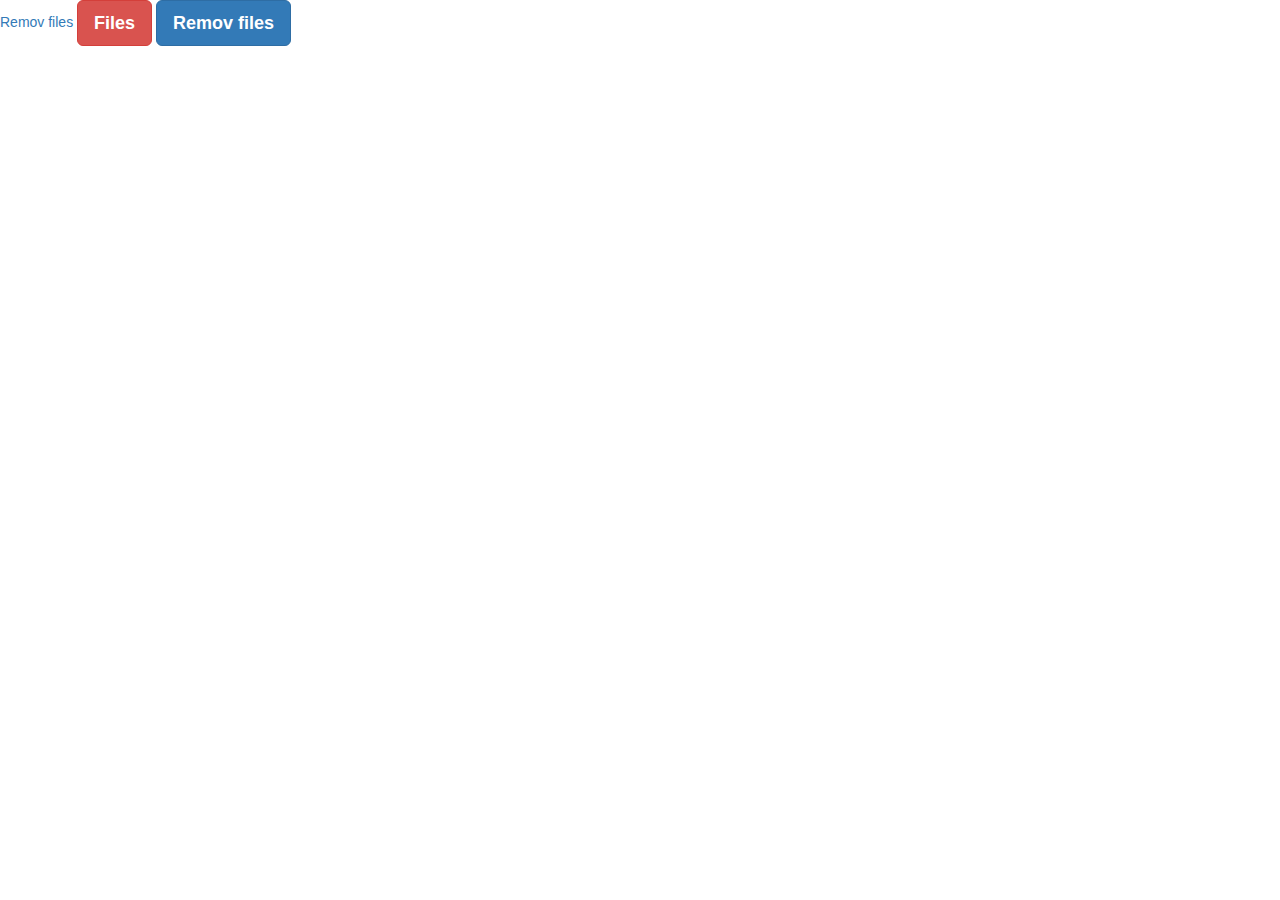
<file: HomeWork_12/index.html>
<!DOCTYPE html>
<html lang="en">
<head>
	<meta charset="UTF-8">
	<title>Modal</title>
	<link rel="stylesheet" href="https://stackpath.bootstrapcdn.com/bootstrap/3.3.7/css/bootstrap.min.css">
	<link rel="stylesheet" href="css/style.css">
</head>
<body>
	

	<a href="#myModal" data-toggle="modal"> Remov files</a>
	<button class="btn btn-lg btn-danger" data-toggle="modal" data-target="#myModal">Files</button>
	<!-- Button trigger modal -->
<button type="button" class="btn btn-primary btn-lg" data-toggle="modal" data-target="#myModal">
  Remov files
</button>


	<!-- Modal -->
<div class="modal fade" id="myModal">

  <div class="modal-dialog">

    <div class="modal-content">

      <div class="modal-header">
        <button type="button" class="close" data-dismiss="modal" aria-label="Close"><span aria-hidden="true">&times;</span></button>
        <h4 class="modal-title" id="myModalLabel">удалить файл</h4>
      </div>
      <div class="modal-body">
        <p>Вы действительно  хотите <span>удалить</span> файл?</p>
      </div>
      <div class="modal-footer">
        <button type="button" class="btn btn-default btn-yes" data-dismiss="modal">Да</button>
        <button type="button" class="btn btn-default btn-no" data-dismiss="modal">Нет</button>
      </div>
    </div>

  </div>

</div>



	<!-- scripts for modal icon -->
	<!-- Conect jquery librery -->
	<script src="https://code.jquery.com/jquery-1.12.4.min.js"></script>
	<!-- Conect js  -->
	<script src="https://stackpath.bootstrapcdn.com/bootstrap/3.3.7/js/bootstrap.min.js"></script>
</body>
</html>
</file>
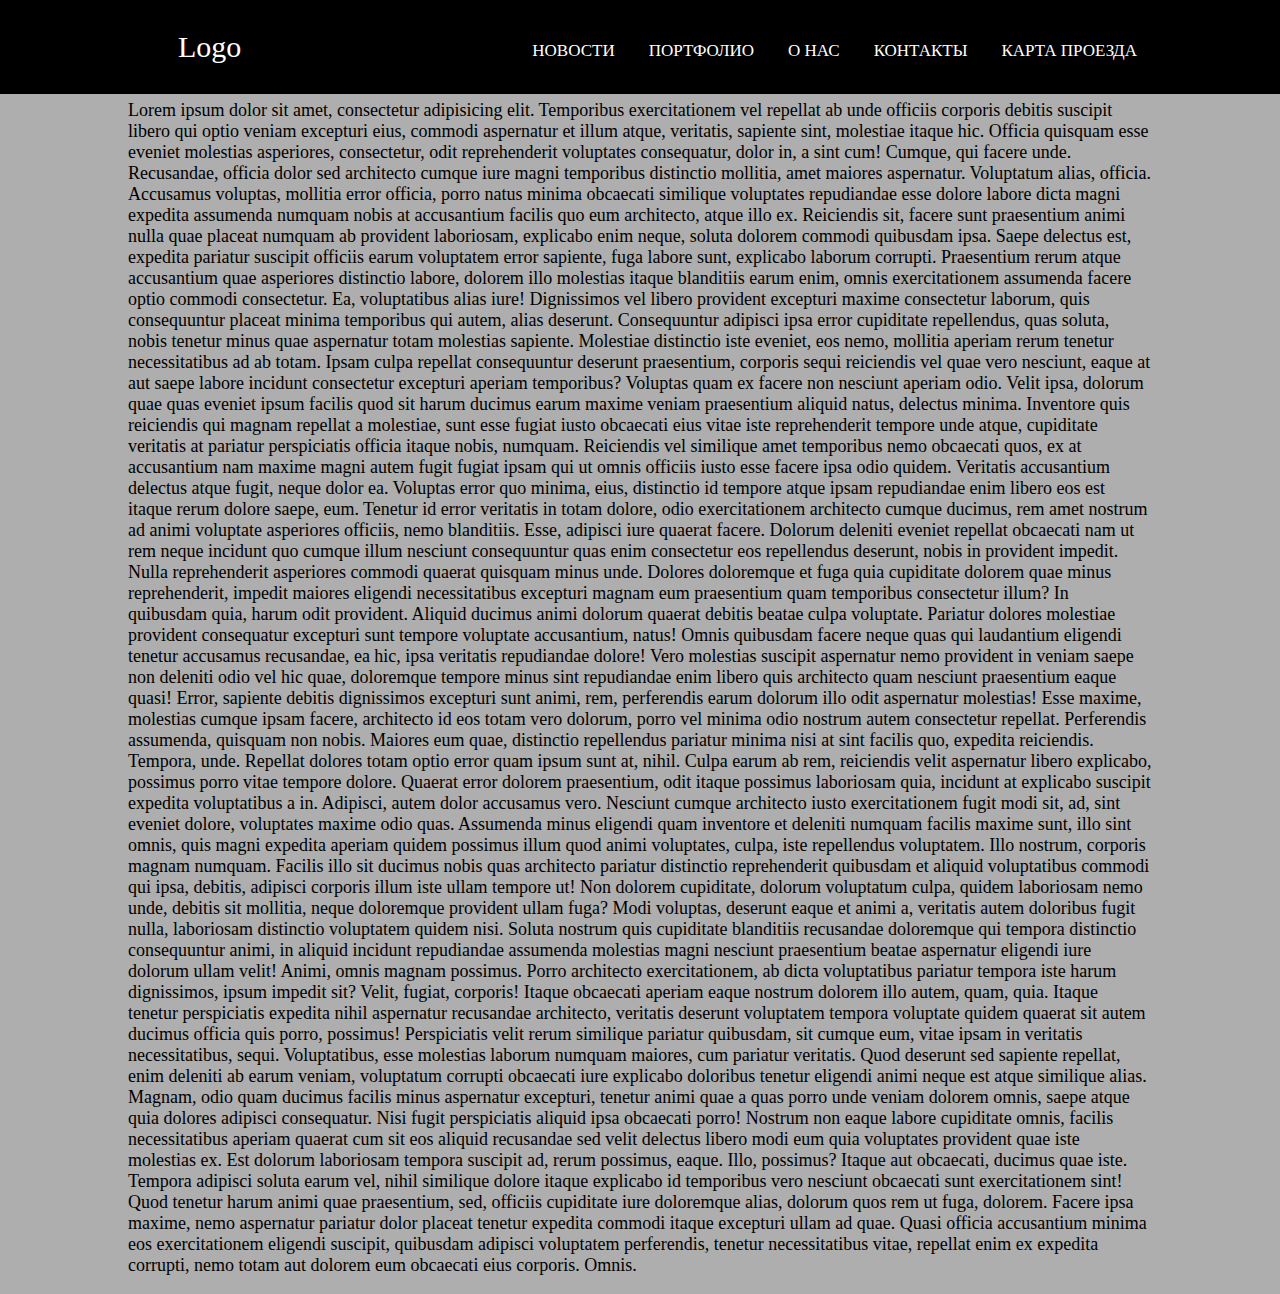
<file: HomeWork_3/index.html>
<!DOCTYPE html>
<html lang="ru">
<head>
	<meta charset="UTF-8">
	<title>Header Home_Work</title>
	<link rel="stylesheet" href="css/style.css">
</head>
<body>
	
	<!-- header fixed -->
	<div class="box">
		<div class="header">

			<div class="logo">
				<p>Logo</p>
			</div>
			<div class="nav">
				<ul>
					<li><a href="#">Новости</a></li>
					<li><a href="#">Портфолио</a></li>
					<li><a href="#">О нас</a></li>
					<li><a href="#">Контакты</a></li>
					<li><a href="#">Карта проезда</a></li>
				</ul>
			</div>

		</div>
	</div>

	<!-- Content -->
	<div class="content">
		<div class="text">
			<p>Lorem ipsum dolor sit amet, consectetur adipisicing elit. Temporibus exercitationem vel repellat ab unde officiis corporis debitis suscipit libero qui optio veniam excepturi eius, commodi aspernatur et illum atque, veritatis, sapiente sint, molestiae itaque hic. Officia quisquam esse eveniet molestias asperiores, consectetur, odit reprehenderit voluptates consequatur, dolor in, a sint cum! Cumque, qui facere unde. Recusandae, officia dolor sed architecto cumque iure magni temporibus distinctio mollitia, amet maiores aspernatur. Voluptatum alias, officia. Accusamus voluptas, mollitia error officia, porro natus minima obcaecati similique voluptates repudiandae esse dolore labore dicta magni expedita assumenda numquam nobis at accusantium facilis quo eum architecto, atque illo ex. Reiciendis sit, facere sunt praesentium animi nulla quae placeat numquam ab provident laboriosam, explicabo enim neque, soluta dolorem commodi quibusdam ipsa. Saepe delectus est, expedita pariatur suscipit officiis earum voluptatem error sapiente, fuga labore sunt, explicabo laborum corrupti. Praesentium rerum atque accusantium quae asperiores distinctio labore, dolorem illo molestias itaque blanditiis earum enim, omnis exercitationem assumenda facere optio commodi consectetur. Ea, voluptatibus alias iure! Dignissimos vel libero provident excepturi maxime consectetur laborum, quis consequuntur placeat minima temporibus qui autem, alias deserunt. Consequuntur adipisci ipsa error cupiditate repellendus, quas soluta, nobis tenetur minus quae aspernatur totam molestias sapiente. Molestiae distinctio iste eveniet, eos nemo, mollitia aperiam rerum tenetur necessitatibus ad ab totam. Ipsam culpa repellat consequuntur deserunt praesentium, corporis sequi reiciendis vel quae vero nesciunt, eaque at aut saepe labore incidunt consectetur excepturi aperiam temporibus? Voluptas quam ex facere non nesciunt aperiam odio. Velit ipsa, dolorum quae quas eveniet ipsum facilis quod sit harum ducimus earum maxime veniam praesentium aliquid natus, delectus minima. Inventore quis reiciendis qui magnam repellat a molestiae, sunt esse fugiat iusto obcaecati eius vitae iste reprehenderit tempore unde atque, cupiditate veritatis at pariatur perspiciatis officia itaque nobis, numquam. Reiciendis vel similique amet temporibus nemo obcaecati quos, ex at accusantium nam maxime magni autem fugit fugiat ipsam qui ut omnis officiis iusto esse facere ipsa odio quidem. Veritatis accusantium delectus atque fugit, neque dolor ea. Voluptas error quo minima, eius, distinctio id tempore atque ipsam repudiandae enim libero eos est itaque rerum dolore saepe, eum. Tenetur id error veritatis in totam dolore, odio exercitationem architecto cumque ducimus, rem amet nostrum ad animi voluptate asperiores officiis, nemo blanditiis. Esse, adipisci iure quaerat facere. Dolorum deleniti eveniet repellat obcaecati nam ut rem neque incidunt quo cumque illum nesciunt consequuntur quas enim consectetur eos repellendus deserunt, nobis in provident impedit. Nulla reprehenderit asperiores commodi quaerat quisquam minus unde. Dolores doloremque et fuga quia cupiditate dolorem quae minus reprehenderit, impedit maiores eligendi necessitatibus excepturi magnam eum praesentium quam temporibus consectetur illum? In quibusdam quia, harum odit provident. Aliquid ducimus animi dolorum quaerat debitis beatae culpa voluptate. Pariatur dolores molestiae provident consequatur excepturi sunt tempore voluptate accusantium, natus! Omnis quibusdam facere neque quas qui laudantium eligendi tenetur accusamus recusandae, ea hic, ipsa veritatis repudiandae dolore! Vero molestias suscipit aspernatur nemo provident in veniam saepe non deleniti odio vel hic quae, doloremque tempore minus sint repudiandae enim libero quis architecto quam nesciunt praesentium eaque quasi! Error, sapiente debitis dignissimos excepturi sunt animi, rem, perferendis earum dolorum illo odit aspernatur molestias! Esse maxime, molestias cumque ipsam facere, architecto id eos totam vero dolorum, porro vel minima odio nostrum autem consectetur repellat. Perferendis assumenda, quisquam non nobis. Maiores eum quae, distinctio repellendus pariatur minima nisi at sint facilis quo, expedita reiciendis. Tempora, unde. Repellat dolores totam optio error quam ipsum sunt at, nihil. Culpa earum ab rem, reiciendis velit aspernatur libero explicabo, possimus porro vitae tempore dolore. Quaerat error dolorem praesentium, odit itaque possimus laboriosam quia, incidunt at explicabo suscipit expedita voluptatibus a in. Adipisci, autem dolor accusamus vero. Nesciunt cumque architecto iusto exercitationem fugit modi sit, ad, sint eveniet dolore, voluptates maxime odio quas. Assumenda minus eligendi quam inventore et deleniti numquam facilis maxime sunt, illo sint omnis, quis magni expedita aperiam quidem possimus illum quod animi voluptates, culpa, iste repellendus voluptatem. Illo nostrum, corporis magnam numquam. Facilis illo sit ducimus nobis quas architecto pariatur distinctio reprehenderit quibusdam et aliquid voluptatibus commodi qui ipsa, debitis, adipisci corporis illum iste ullam tempore ut! Non dolorem cupiditate, dolorum voluptatum culpa, quidem laboriosam nemo unde, debitis sit mollitia, neque doloremque provident ullam fuga? Modi voluptas, deserunt eaque et animi a, veritatis autem doloribus fugit nulla, laboriosam distinctio voluptatem quidem nisi. Soluta nostrum quis cupiditate blanditiis recusandae doloremque qui tempora distinctio consequuntur animi, in aliquid incidunt repudiandae assumenda molestias magni nesciunt praesentium beatae aspernatur eligendi iure dolorum ullam velit! Animi, omnis magnam possimus. Porro architecto exercitationem, ab dicta voluptatibus pariatur tempora iste harum dignissimos, ipsum impedit sit? Velit, fugiat, corporis! Itaque obcaecati aperiam eaque nostrum dolorem illo autem, quam, quia. Itaque tenetur perspiciatis expedita nihil aspernatur recusandae architecto, veritatis deserunt voluptatem tempora voluptate quidem quaerat sit autem ducimus officia quis porro, possimus! Perspiciatis velit rerum similique pariatur quibusdam, sit cumque eum, vitae ipsam in veritatis necessitatibus, sequi. Voluptatibus, esse molestias laborum numquam maiores, cum pariatur veritatis. Quod deserunt sed sapiente repellat, enim deleniti ab earum veniam, voluptatum corrupti obcaecati iure explicabo doloribus tenetur eligendi animi neque est atque similique alias. Magnam, odio quam ducimus facilis minus aspernatur excepturi, tenetur animi quae a quas porro unde veniam dolorem omnis, saepe atque quia dolores adipisci consequatur. Nisi fugit perspiciatis aliquid ipsa obcaecati porro! Nostrum non eaque labore cupiditate omnis, facilis necessitatibus aperiam quaerat cum sit eos aliquid recusandae sed velit delectus libero modi eum quia voluptates provident quae iste molestias ex. Est dolorum laboriosam tempora suscipit ad, rerum possimus, eaque. Illo, possimus? Itaque aut obcaecati, ducimus quae iste. Tempora adipisci soluta earum vel, nihil similique dolore itaque explicabo id temporibus vero nesciunt obcaecati sunt exercitationem sint! Quod tenetur harum animi quae praesentium, sed, officiis cupiditate iure doloremque alias, dolorum quos rem ut fuga, dolorem. Facere ipsa maxime, nemo aspernatur pariatur dolor placeat tenetur expedita commodi itaque excepturi ullam ad quae. Quasi officia accusantium minima eos exercitationem eligendi suscipit, quibusdam adipisci voluptatem perferendis, tenetur necessitatibus vitae, repellat enim ex expedita corrupti, nemo totam aut dolorem eum obcaecati eius corporis. Omnis.</p>
		</div>
	</div>
</body>
</html>
</file>
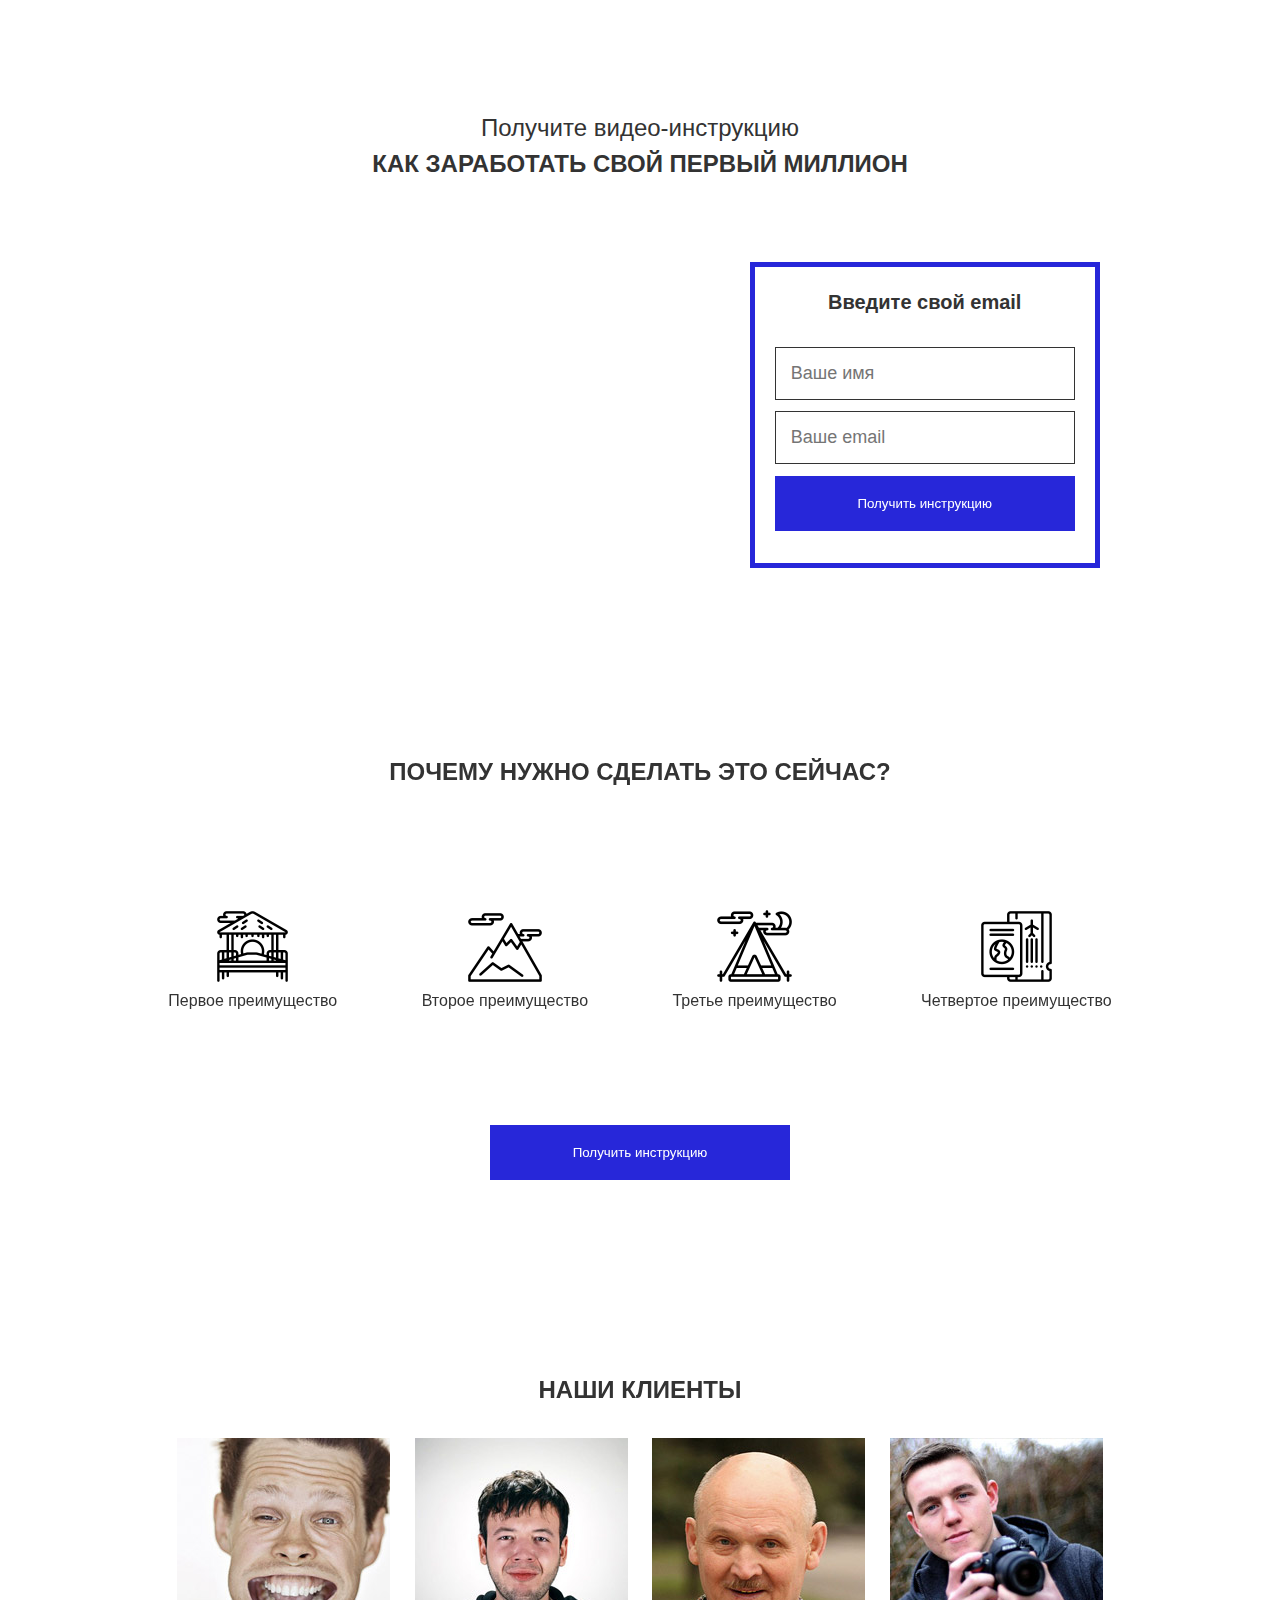
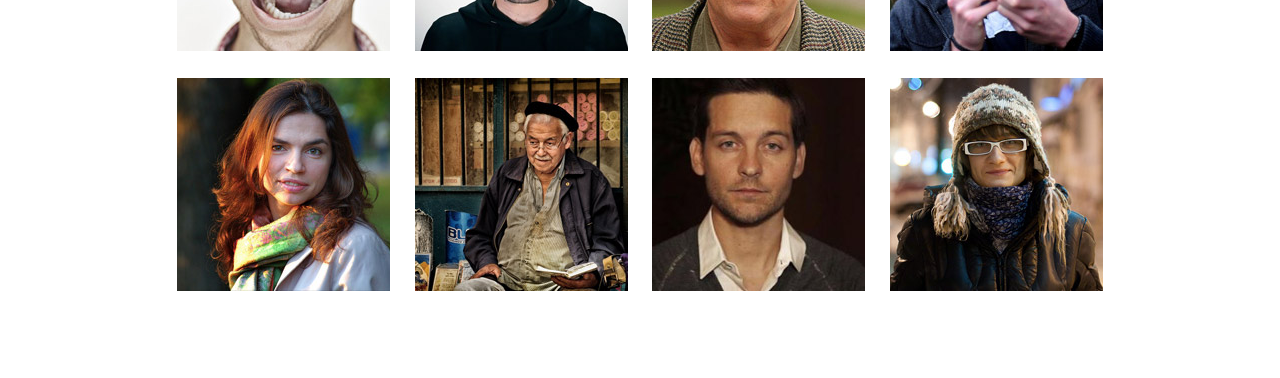
<file: HomeWork_5/index.html>
<!DOCTYPE html>
<html lang="ru">
<head>
	<meta charset="UTF-8">
	<title>Maket</title>
	<link rel="stylesheet" href="css/reset.css">
	<link rel="stylesheet" href="css/style.css">
</head>
<body>


<!-- section with header, video and form -->
	<div class="section">
		<h2 class="header"><span>Получите видео-инструкцию</span><strong>Как заработать свой первый миллион</strong></h2>
		<div class="main">
			<div class="video">
				<iframe width="550" height="305" src="https://www.youtube.com/embed/tYWBZF2iDE4" frameborder="0" allow="autoplay; encrypted-media" allowfullscreen></iframe>
			</div>
			<div class="form">
				<p class="form-header">Введите свой email</p>
				<form action="#">
					<input type="text" placeholder="Ваше имя">
					<input type="text" placeholder="Ваше email">
					<button class="btn">Получить инструкцию</button>
				</form>
			</div>
		</div>
	</div>
	

<!-- Section with feature -->
	<div class="section">
		<h2 class="feature-header header-text">Почему нужно сделать это сейчас?</h2>
		<div class="feature">
			<div class="col">
				<img src="img/01.png" alt="Первое преимущество">
				<p>Первое преимущество</p>
			</div>
			<div class="col">
				<img src="img/02.png" alt="Второе преимущество">
				<p>Второе преимущество</p>
			</div>
			<div class="col">
				<img src="img/03.png" alt="Третье преимущество">
				<p>Третье преимущество</p>
			</div>
			<div class="col">
				<img src="img/04.png" alt="Четвертое преимущество">
				<p>Четвертое преимущество</p>
			</div>
			<button class="btn">Получить инструкцию</button>
		</div>
	</div>


<!-- Section with clients fotos -->
	<div class="section">
		<h2 class="clients-header header-text">Наши клиенты</h2>
		<div class="clients-foto">
			<ul>
				<li><img src="img/foto_1.jpg" alt="Foto-clients"></li>
				<li><img src="img/foto_2.jpg" alt="Foto-clients"></li>
				<li><img src="img/foto_3.jpg" alt="Foto-clients"></li>
				<li><img src="img/foto_4.jpg" alt="Foto-clients"></li>
			</ul>
			<ul>
				<li><img src="img/foto_5.jpg" alt="Foto-clients"></li>
				<li><img src="img/foto_6.jpg" alt="Foto-clients"></li>
				<li><img src="img/foto_7.jpg" alt="Foto-clients"></li>
				<li><img src="img/foto_8.jpg" alt="Foto-clients"></li>
			</ul>
		</div>
	</div>

</body>
</html>
</file>
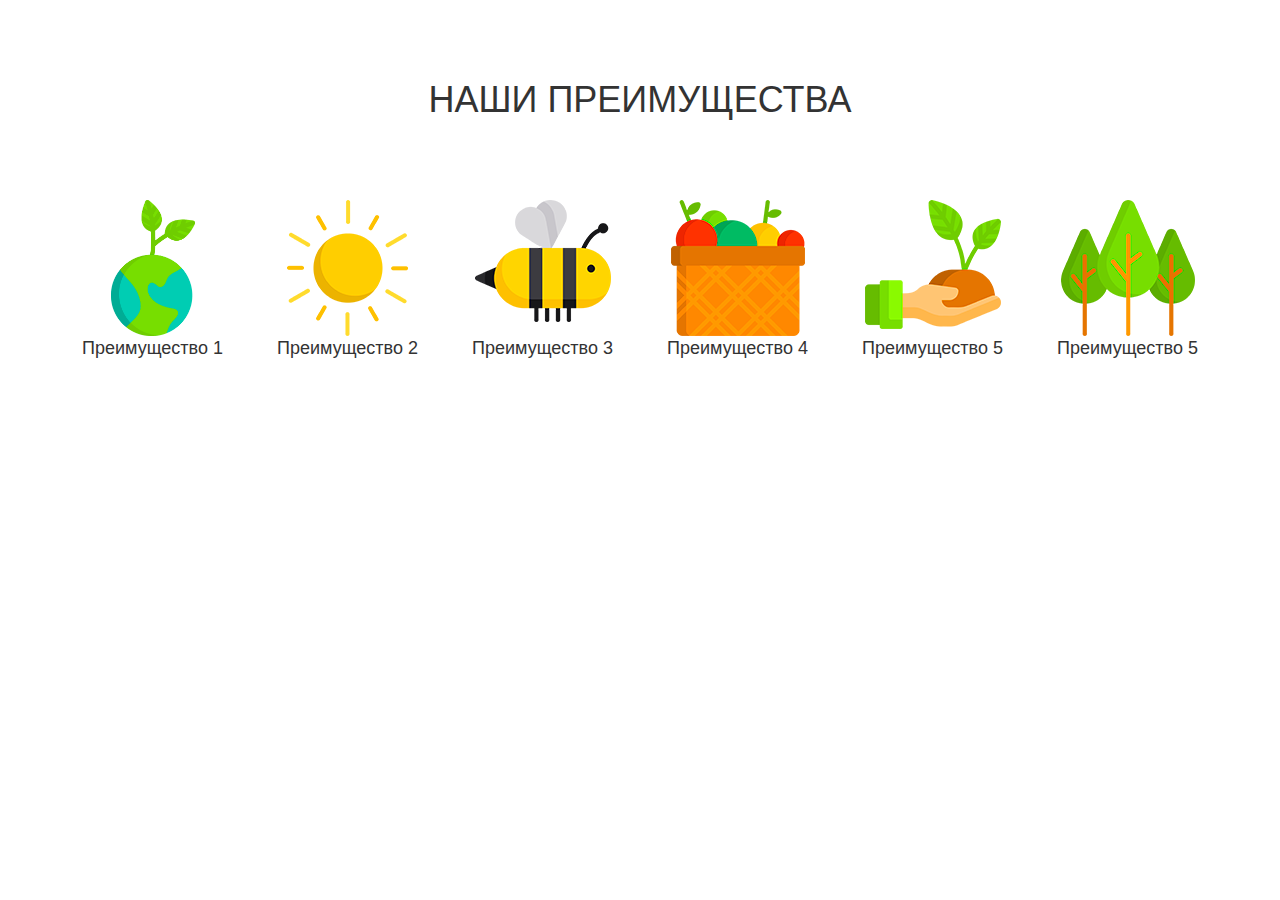
<file: HomeWork_6/index.html>
<!DOCTYPE html>
<html lang="ru">
<head>
	<meta charset="UTF-8">
	<title>Bootstrap</title>
	<link rel="stylesheet" href="css/bootstrap.css">
	<link rel="stylesheet" href="css/style.css">
</head>
<body>

	<div class="container text-center">

		<div class="row">
			<div class="col-lg-6 col-lg-offset-3">
				<h1 class="header">Наши преимущества</h1>
			</div>
		</div>

		<div class="row">
			<div class="col-lg-2 col-md-4 col-sm-6 col-xs-12">
				<div class="img-box">
					<img class="img_1" src="img/icon_1.png" alt="Преимущество 1">
				</div>
				<p>Преимущество 1</p>
			</div>
			<div class="col-lg-2 col-md-4 col-sm-6 col-xs-12">
				<div class="img-box">
					<img class="img_2" src="img/icon_2.png" alt="Преимущество 2">
				</div>
				<p>Преимущество 2</p>
			</div>
			<div class="col-lg-2 col-md-4 col-sm-6 col-xs-12">
				<div class="img-box">
					<img class="img_3" src="img/icon_3.png" alt="Преимущество 3">
				</div>
				<p>Преимущество 3</p>
			</div>
			<div class="col-lg-2 col-md-4 col-sm-6 col-xs-12">
				<div class="img-box">
					<img class="img_4" src="img/icon_4.png" alt="Преимущество 4">
				</div>
				<p>Преимущество 4</p>
			</div>
			<div class="col-lg-2 col-md-4 col-sm-6 col-xs-12">
				<div class="img-box">
					<img class="img_5" src="img/icon_5.png" alt="Преимущество 5">
				</div>
				<p>Преимущество 5</p>
			</div>
			<div class="col-lg-2 col-md-4 col-sm-6 col-xs-12">
				<div class="img-box">
					<img class="img_6" src="img/icon_6.png" alt="Преимущество 6">
				</div>
				<p>Преимущество 5</p>
			</div>
		</div>

	</div>

</body>
</html>
</file>
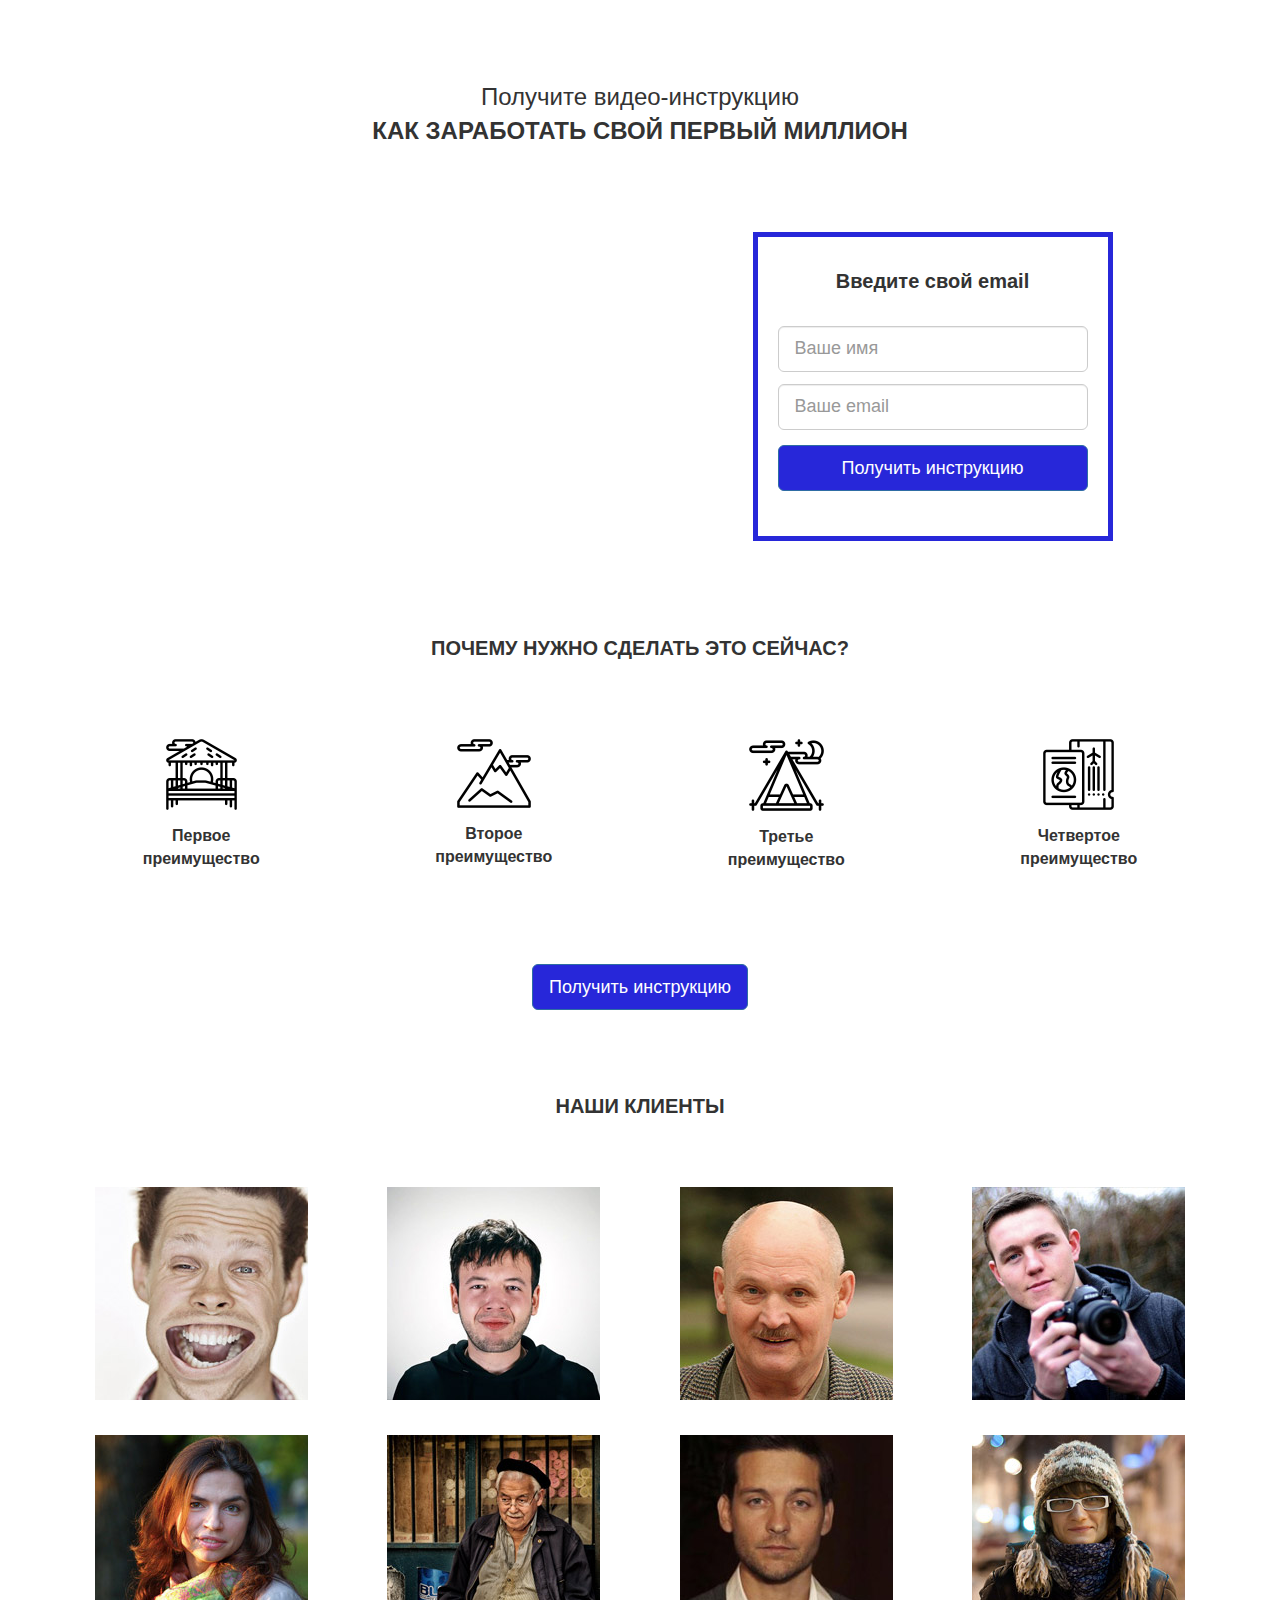
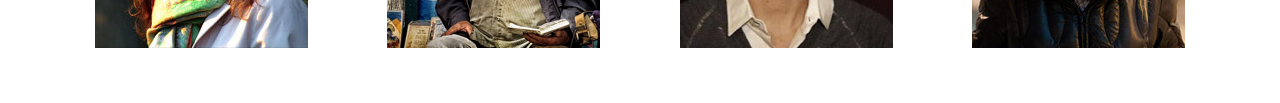
<file: HomeWork_7/index.html>
<!DOCTYPE html>
<html lang="ru">
<head>
	<meta charset="UTF-8">
	<title>BootstraoMaket</title>
	<link rel="stylesheet" href="css/bootstrap.css">
	<link rel="stylesheet" href="css/style.css">
</head>
<body>


<!-- First section with video and form -->
	<div class="section">
		<div class="container">
			<div class="row">
				<div class="col-lg-6 col-lg-offset-3">
					<h1 class="header text-center">
						<span>Получите видео-инструкцию</span> <!-- Headline -->
						<strong class="text-uppercase">Как заработать свой первый миллион</strong>
					</h1>
				</div>
			</div>
			<!-- Video and form -->
			<div class="row">
				<div class="col-lg-6 col-lg-offset-1 col-md-8 col-md-offset-2">
					<div class="video">
						<iframe width="100%" height="310" src="https://www.youtube.com/embed/9Qx0uprZzqc" frameborder="0" allow="autoplay; encrypted-media" allowfullscreen></iframe>
					</div>
				</div>
				<div class="col-lg-4 col-lg-offset-0 col-md-8 col-md-offset-2">
					<div class="form">
						<form action="#">
							<p class="form-header text-center">Введите свой email</p>
							<input type="text" class="form-control input-lg" placeholder="Ваше имя">
							<input type="text" class="form-control input-lg" placeholder="Ваше email">
							<button class="btn btn-primary btn-lg btn-block form-btn">Получить инструкцию</button>
						</form>
					</div>
				</div>
			</div>

		</div>
	</div>



<!-- Second section with feature box -->
	<div class="section">
		<div class="container">
			<div class="row">
				<div class="col-lg-12 col-md-12 col-sm-12 col-xs-12">
					<h2 class="feature-header text-center text-uppercase">Почему нужно сделать это сейчас?</h2> <!-- Headline -->
				</div>
			</div>
			<!-- Features boxes -->
			<div class="feature text-center">
				<div class="row">
					<div class="col-lg-3 col-md-6 col-sm-6">
						<div class="feature-box">
							<img src="img/01.png" alt="преимущество 1">
							<p><span>Первое</span> преимущество</p>
						</div>
					</div>
					<div class="col-lg-3 col-md-6 col-sm-6">
						<div class="feature-box">
							<img src="img/02.png" alt="преимущество 2">
							<p><span>Второе</span> преимущество</p>
						</div>
					</div>
					<div class="col-lg-3 col-md-6 col-sm-6">
						<div class="feature-box">
							<img src="img/03.png" alt="преимущество 3">
							<p><span>Третье</span> преимущество</p>
						</div>
					</div>
					<div class="col-lg-3 col-md-6 col-sm-6">
						<div class="feature-box">
							<img src="img/04.png" alt="преимущество 4">
							<p><span>Четвертое</span> преимущество</p>
						</div>
					</div>
				</div>
			</div>
			<button class="btn btn-primary center-block btn-lg form-btn">Получить инструкцию</button>

		</div>
	</div>



<!-- Thirt section with clients foto box -->
	<div class="section">
		<div class="container">
			<div class="row">
				<div class="col-lg-12 col-md-12 col-sm-12 col-xs-12">
					<h2 class="clients-header text-center text-uppercase">Наши клиенты</h2> <!-- Headline -->
				</div>
			</div>
			<!-- Clients fotos -->
			<div class="clients-foto">
				<div class="row">
					<div class="client-box text-center">
						<div class="col-lg-3 col-md-6 col-sm-6">
							<img src="img/foto_1.jpg" alt="client 1">
						</div>
						<div class="col-lg-3 col-md-6 col-sm-6">
							<img src="img/foto_2.jpg" alt="client 2">
						</div>
						<div class="col-lg-3 col-md-6 col-sm-6">
							<img src="img/foto_3.jpg" alt="client 3">
						</div>
						<div class="col-lg-3 col-md-6 col-sm-6">
							<img src="img/foto_4.jpg" alt="client 4">
						</div>
					</div>
				</div>
				<div class="row">
					<div class="client-box text-center">
						<div class="col-lg-3 col-md-6 col-sm-6">
							<img src="img/foto_5.jpg" alt="client 1">
						</div>
						<div class="col-lg-3 col-md-6 col-sm-6">
							<img src="img/foto_6.jpg" alt="client 2">
						</div>
						<div class="col-lg-3 col-md-6 col-sm-6">
							<img src="img/foto_7.jpg" alt="client 3">
						</div>
						<div class="col-lg-3 col-md-6 col-sm-6">
							<img src="img/foto_8.jpg" alt="client 4">
						</div>
					</div>
				</div>
			</div>

		</div>
	</div>

	
</body>
</html>
</file>
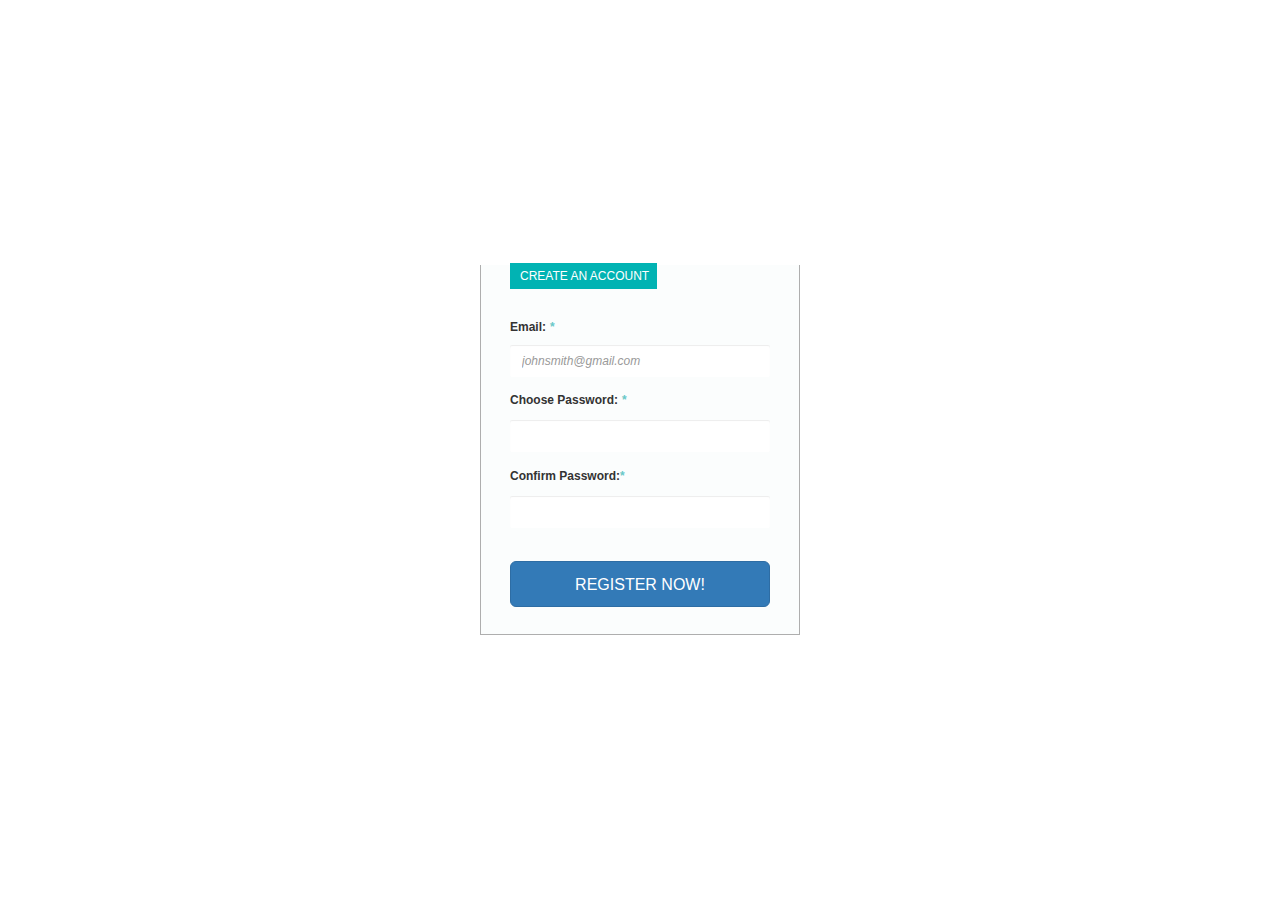
<file: HomeWork_9/index.html>
<!DOCTYPE html>
<html lang="en">
<head>
	<meta charset="UTF-8">
	<title>PixpelPerfectMaket</title>
	<link rel="stylesheet" href="css/bootstrap.css">
	<!-- <link rel="stylesheet" href="css/reset.css"> -->
	<link rel="stylesheet" href="css/style.css">
</head>
<body>
	<div class="sing-in-box">
		<div class="content center">
			<h1 class="headline">CREATE AN ACCOUNT</h1>
			<form action="#" class="form_1">
				<label for="email">Email:<span>*</span></label>
				<input type="text" class="form-control" id="email" placeholder="johnsmith@gmail.com">
			</form>
			<form action="#" class="form_2 password-box	">
				<label for="password">Choose Password:<span>*</span></label>
				<input type="password" class="form-control" id="password'">
			</form>
			<form action="#" class="form_3 password-box">
				<label for="con_pass">Confirm Password:<span>*</span></label>
				<input type="password" class="form-control input_3" id="con_pass">
			</form>
			<button class="btn btn-lg btn-block btn-primary text-uppercase">Register now!</button>
		</div>
	</div>
</body>
</html>
</file>
<file: HomeWork_12/css/style.css>
.modal-header {
  text-transform: uppercase;
  background-color: #f00;
  opacity: 0.6;
  color: #fff;
  z-index: -1;
}
.modal-title {
  font-size: 30px;
  font-weight: 700;
}
.modal-body p {
  font-family: 'Arial', 'Tahoma', sans-serif;
  font-size: 20px;
}
.modal-body p span {
  color: rgba(255, 0, 0, 0.7);
}
.btn {
  font-weight: 700;
}
.btn-no {
  background-color: #000;
  opacity: 0.6;
  color: #fff;
}
.close-span:hover {
  background: #000000;
}
.close span {
  color: #0ff;
  z-index: 99;
}
</file>
<file: HomeWork_3/css/style.css>
body {
	padding: 0;
	margin: 0;
	background-color: #aeaeae;
}
.box {
	width: 100%;
	background-color: #000;
	color: #fff;
	position: fixed;
	left: 0;
	top: 0;
}
.header{
	margin: 0 10%;
	position: relative;
}
.logo, .nav{
	display: inline-block;
}
.nav{
	float: right;
	margin-top: 25px;
}
.nav ul li {
	display: inline-block;
	margin: 0 15px;
}
.logo p {
	margin-left: 50px;
	font-size: 30px;
}
.nav ul li a{
	text-decoration: none;
	text-transform: uppercase;
	font-size: 17px;
	color: white;
}
.content {
	margin-top: 100px;
}
.text {
	margin: 0 10%;
	font-size: 18px;
}
</file>
<file: HomeWork_5/css/style.css>
* {
	box-sizing: border-box;
}
body {
	font-family: Tahoma, sans-serif;
	line-height: 1.5;
	color: #333333;
}

							/*CSS for section with video and form*/
.section {
	padding: 30px 10%;
}
.header {
	margin-top: 80px;
	text-align: center;
	font-size: 24px;
}
.header span {
	display: block;
}
.header strong {
	text-transform: uppercase;
	font-weight: 900;
	font-size: 24px;
}
.main {
	margin-top: 80px;
	text-align: center;
}
.video, .form {
	display: inline-block;
	vertical-align: top;
}
.form {
	border: 5px solid #2727d9;
	padding: 20px;
	margin-left: 15px;
}
.form-header {
	text-align: center;
	margin-bottom: 30px;
	font-weight: 900;
	font-size: 20px;
}
.form input {
	display: block;
	width: 300px;
	padding: 15px;
	margin-top: 11px;
	border: 1px solid #333333;
	font-size: 18px;
}

							/*Styles for all button at the site*/
.btn {
	border: none;
	width: 300px;
	padding: 20px;
	margin: 12px auto;
	background-color: #2727d9;
	color: #fff;
}

							/*Styles for <h2> in the section feature and clients-fotos*/
.header-text {
	text-align: center;
	text-transform: uppercase;
	font-weight: 900;
	font-size: 24px;
	margin-top: 120px;
	margin-bottom: 20px;
}

							/*CSS fot section feature*/
.col {
	display: inline-block;
	text-align: center;
	margin: 100px 40px;
}
.feature {
	text-align: center;
}

							/*CSS for section cliesnts-fotos*/
.clients-foto {
	text-align: center;
	margin-bottom: 40px;
}
.clients-foto ul li{
	display: inline-block;
	margin: 10px;
}
</file>
<file: HomeWork_6/css/style.css>
body {
	font-family: Arial, sans-serif;
}


						/*Styles for font*/
.header {
	padding: 30px;
	margin: 50px auto;
	text-transform: uppercase;
	font-size: 36px;
}
p {
	font-size: 18px;
}


						/*Styles for img-box*/
.img_1 {
	width: 84px;
}
.img_2 {
	width: 121px;
}
.img_3 {
	width: 136px;
}
.img_4, .img_6 {
	width: 134px;
}
.img_5 {
	width: 136px;
}
.img-box{
	height: 136px;
}
</file>
<file: HomeWork_7/css/style.css>
body {
	font-family: Tahoma, sans-serif; 
}
.section {
	padding: 20px;
}


					/*Styles for section with video and form*/
.header {
	margin: 60px auto 85px auto;
	font-size: 24px;
	line-height: 1.4;
}
.header span {
	display: block;
}
/*CSS for headline*/
.form-header, .feature-header, .clients-header {
	margin-bottom: 30px;
	font-size: 20px;
	font-weight: 900;

}
.video {
	margin-bottom: 20px;
}
.form {
	border: 5px solid #2727d9;
	padding: 30px 20px;
}
.form-btn {
	background-color: #2727d9;
	margin: 15px auto;
}
.form input {
	margin-bottom: 12px;
}


						/*Styles for section with featur box*/
.feature-box p {
	margin-top: 15px;
	font-size: 16px;
	font-weight: 900;
}
.feature-box p span {
	display: block;
}
.feature-box {
	height: 200px;
}
.feature {
	margin: 50px auto 25px auto;
}
.feature-header {
	margin-top: 30px;
}


						/*Styles for section with clients fotos*/
.client-box img {
	margin-bottom: 35px;
}
.clients-foto {
	margin-top: 30px;
}
.clients-header {
	margin: 30px auto 40px auto;
}
</file>
<file: HomeWork_9/css/style.css>
* {
	box-sizing: border-box;
}
body {
	font-family: Arial, sans-serif;
}
span {
	color: #6ac8c8;
	padding-left: 4px;
}
.form_3 label span {
	padding-left: 0;
}
.sing-in-box{
	padding: 3px;
}
.headline {
	position: absolute;
	top: -22px;
	display: inline-block;
	font-size: 12px;
	text-transform: uppercase;
	padding: 7px 8px 6px 10px;
	background-color: #01b3b3;
	color: #fff;
}
.sing-in-box {
	width: 320px;
	height: 370px;
	background-color: #fbfdfd;
	border: 1px solid #aeaeae;
	border-top: none;
	position: absolute;
	left: 50%;
	top: 50%;
	margin: -185px 0 0 -160px;
}
input{
	border: 1px solid #cfdede;
	height: 33px
}
.content{
	width: 260px;
	height: 100%;
	margin: 0 auto;
}
.form_1{
	margin-top: 30px;
}
input{
	border: 1px solid #aeaeae;
	font-size: 12px;
	font-style: italic;
}
.form_1 label{
	margin: 21px 0 9px 0;
	font-size: 12px;
}
button {
	margin-top: 33px;
	font-weight: 900;
	height: 46px;
}
.btn-lg {
	font-size: 16px;
	padding: 12px 16px;
}
.form_2 {
	margin-top: 11px;
} 
.form_2 label{
	font-size: 12px;
	margin:4px 0 11px 0;
}
.form_3 {
	margin-top: 12px;
} 
.form_3 label{
	font-size: 12px;
	margin:4px 0 11px 0;
}
.input_3{
	height: 31px;
}
.form-control {
	font-size: 12px;
	border: none;
	height: 32px;
	border-radius: 2px;
}
</file>
